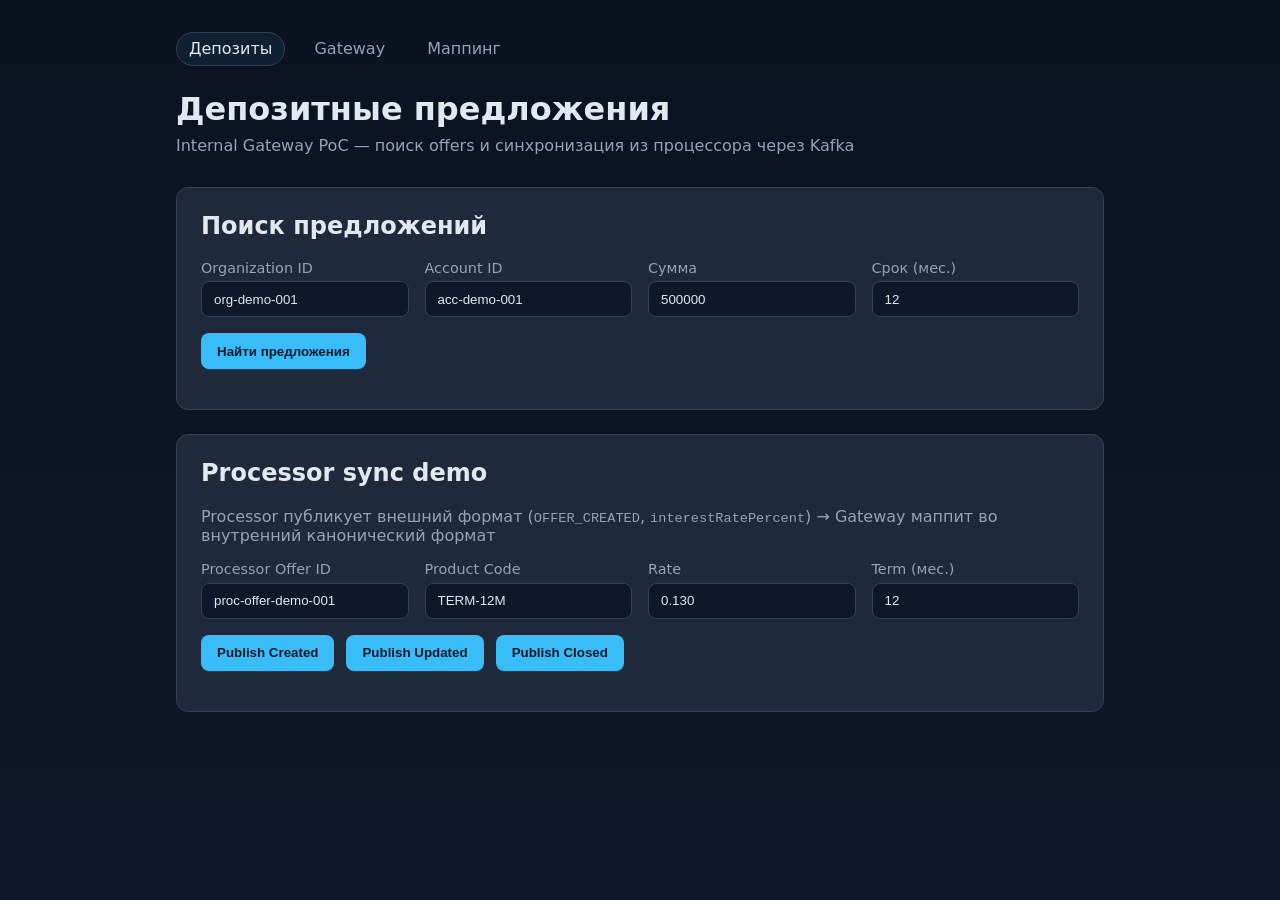
<file: frontend/index.html>
<!DOCTYPE html>
<html lang="ru">
<head>
    <meta charset="UTF-8">
    <meta name="viewport" content="width=device-width, initial-scale=1.0">
    <title>Депозитные предложения — PoC</title>
    <link rel="stylesheet" href="styles.css">
</head>
<body>
    <main class="container">
        <nav class="top-nav">
            <a href="index.html" class="active">Депозиты</a>
            <a href="gateway.html">Gateway</a>
            <a href="mapping.html">Маппинг</a>
        </nav>

        <header>
            <h1>Депозитные предложения</h1>
            <p class="subtitle">Internal Gateway PoC — поиск offers и синхронизация из процессора через Kafka</p>
        </header>

        <section class="card">
            <h2>Поиск предложений</h2>
            <form id="search-form">
                <div class="grid">
                    <label>
                        Organization ID
                        <input type="text" id="organizationId" value="org-demo-001" required>
                    </label>
                    <label>
                        Account ID
                        <input type="text" id="accountId" value="acc-demo-001" required>
                    </label>
                    <label>
                        Сумма
                        <input type="number" id="amount" value="500000" min="1" required>
                    </label>
                    <label>
                        Срок (мес.)
                        <input type="number" id="termMonths" value="12" min="1" required>
                    </label>
                </div>
                <button type="submit">Найти предложения</button>
            </form>
            <p id="search-status" class="status"></p>
            <div id="results"></div>
        </section>

        <section class="card">
            <h2>Processor sync demo</h2>
            <p class="hint">Processor публикует внешний формат (<code>OFFER_CREATED</code>, <code>interestRatePercent</code>) → Gateway маппит во внутренний канонический формат</p>
            <div class="grid">
                <label>
                    Processor Offer ID
                    <input type="text" id="processorOfferId" value="proc-offer-demo-001">
                </label>
                <label>
                    Product Code
                    <input type="text" id="productCode" value="TERM-12M">
                </label>
                <label>
                    Rate
                    <input type="number" id="rate" value="0.130" step="0.001">
                </label>
                <label>
                    Term (мес.)
                    <input type="number" id="procTermMonths" value="12" min="1">
                </label>
            </div>
            <div class="actions">
                <button type="button" id="btn-created" data-event-type="DepositOfferCreated">Publish Created</button>
                <button type="button" id="btn-updated" data-event-type="DepositOfferUpdated">Publish Updated</button>
                <button type="button" id="btn-closed" data-event-type="DepositOfferClosed">Publish Closed</button>
            </div>
            <p id="processor-status" class="status"></p>
        </section>
    </main>
    <script src="config.js"></script>
    <script src="app.js"></script>
</body>
</html>
</file>
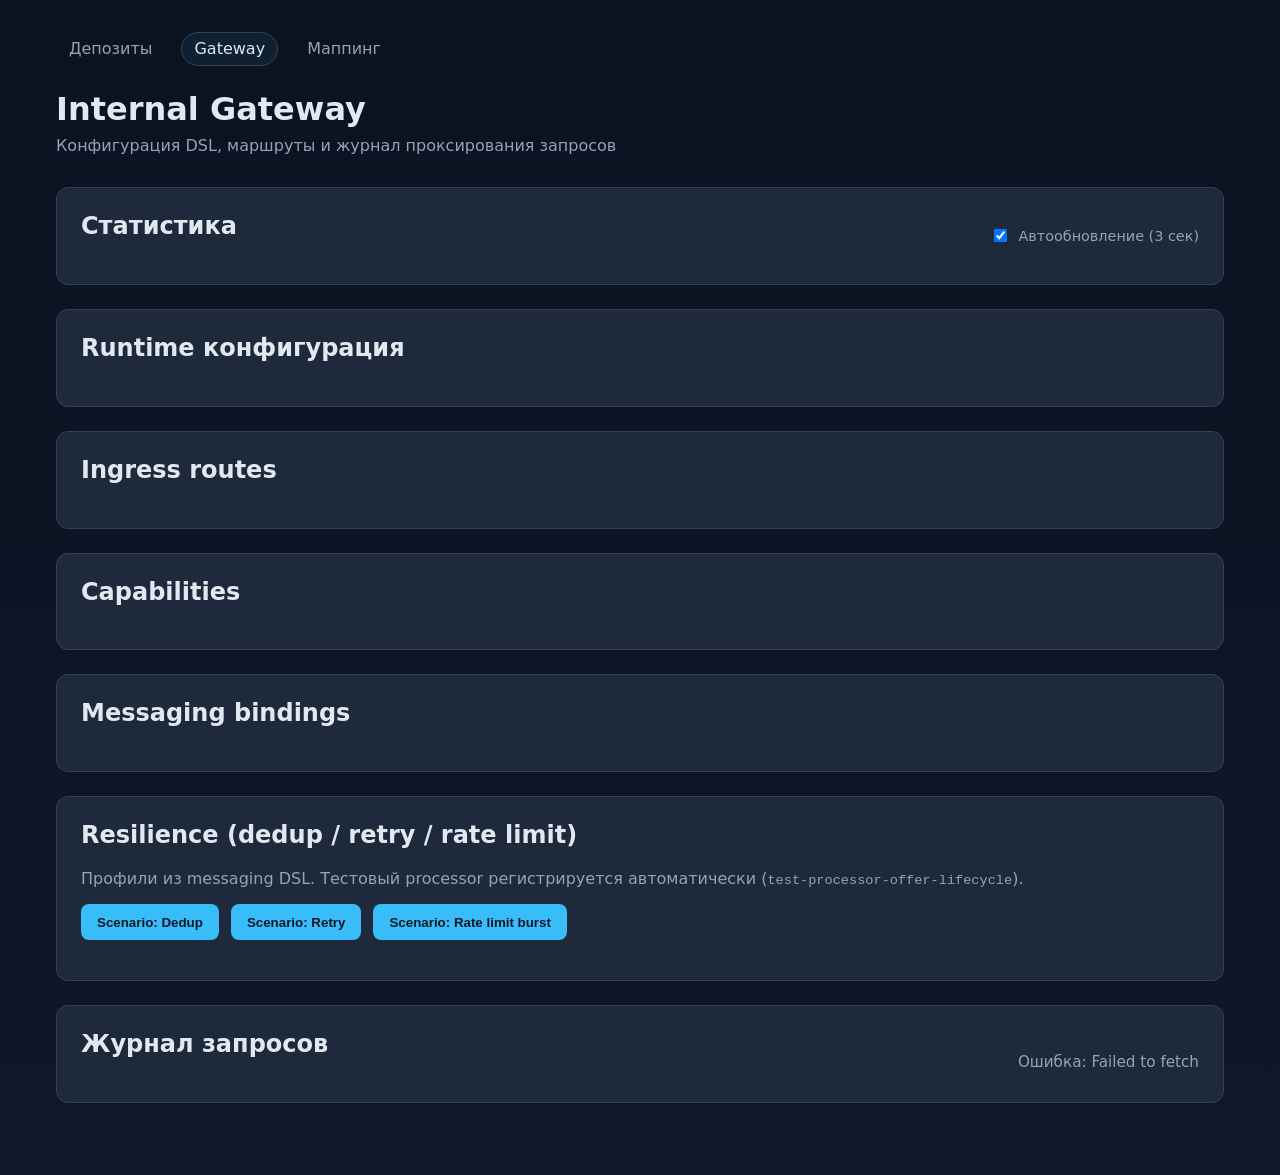
<file: frontend/gateway.html>
<!DOCTYPE html>
<html lang="ru">
<head>
    <meta charset="UTF-8">
    <meta name="viewport" content="width=device-width, initial-scale=1.0">
    <title>Gateway — конфигурация и статистика</title>
    <link rel="stylesheet" href="styles.css">
</head>
<body>
    <main class="container container-wide">
        <nav class="top-nav">
            <a href="index.html">Депозиты</a>
            <a href="gateway.html" class="active">Gateway</a>
            <a href="mapping.html">Маппинг</a>
        </nav>

        <header>
            <h1>Internal Gateway</h1>
            <p class="subtitle">Конфигурация DSL, маршруты и журнал проксирования запросов</p>
        </header>

        <section class="card">
            <div class="card-header-row">
                <h2>Статистика</h2>
                <label class="inline-toggle">
                    <input type="checkbox" id="auto-refresh" checked>
                    Автообновление (3 сек)
                </label>
            </div>
            <div id="stats-grid" class="stats-grid"></div>
        </section>

        <section class="card">
            <h2>Runtime конфигурация</h2>
            <div id="runtime-config" class="code-block"></div>
        </section>

        <section class="card">
            <h2>Ingress routes</h2>
            <div id="ingress-routes"></div>
        </section>

        <section class="card">
            <h2>Capabilities</h2>
            <div id="capabilities"></div>
        </section>

        <section class="card">
            <h2>Messaging bindings</h2>
            <div id="messaging-bindings"></div>
        </section>

        <section class="card">
            <h2>Resilience (dedup / retry / rate limit)</h2>
            <p class="hint">Профили из messaging DSL. Тестовый processor регистрируется автоматически (<code>test-processor-offer-lifecycle</code>).</p>
            <div id="resilience-stats" class="code-block"></div>
            <div id="test-processors"></div>
            <div class="actions">
                <button type="button" id="btn-scenario-dedup">Scenario: Dedup</button>
                <button type="button" id="btn-scenario-retry">Scenario: Retry</button>
                <button type="button" id="btn-scenario-rate">Scenario: Rate limit burst</button>
            </div>
            <p id="scenario-status" class="status"></p>
        </section>

        <section class="card">
            <div class="card-header-row">
                <h2>Журнал запросов</h2>
                <span id="refresh-status" class="status"></span>
            </div>
            <div id="request-log"></div>
        </section>
    </main>
    <script src="config.js"></script>
    <script src="gateway.js"></script>
</body>
</html>
</file>
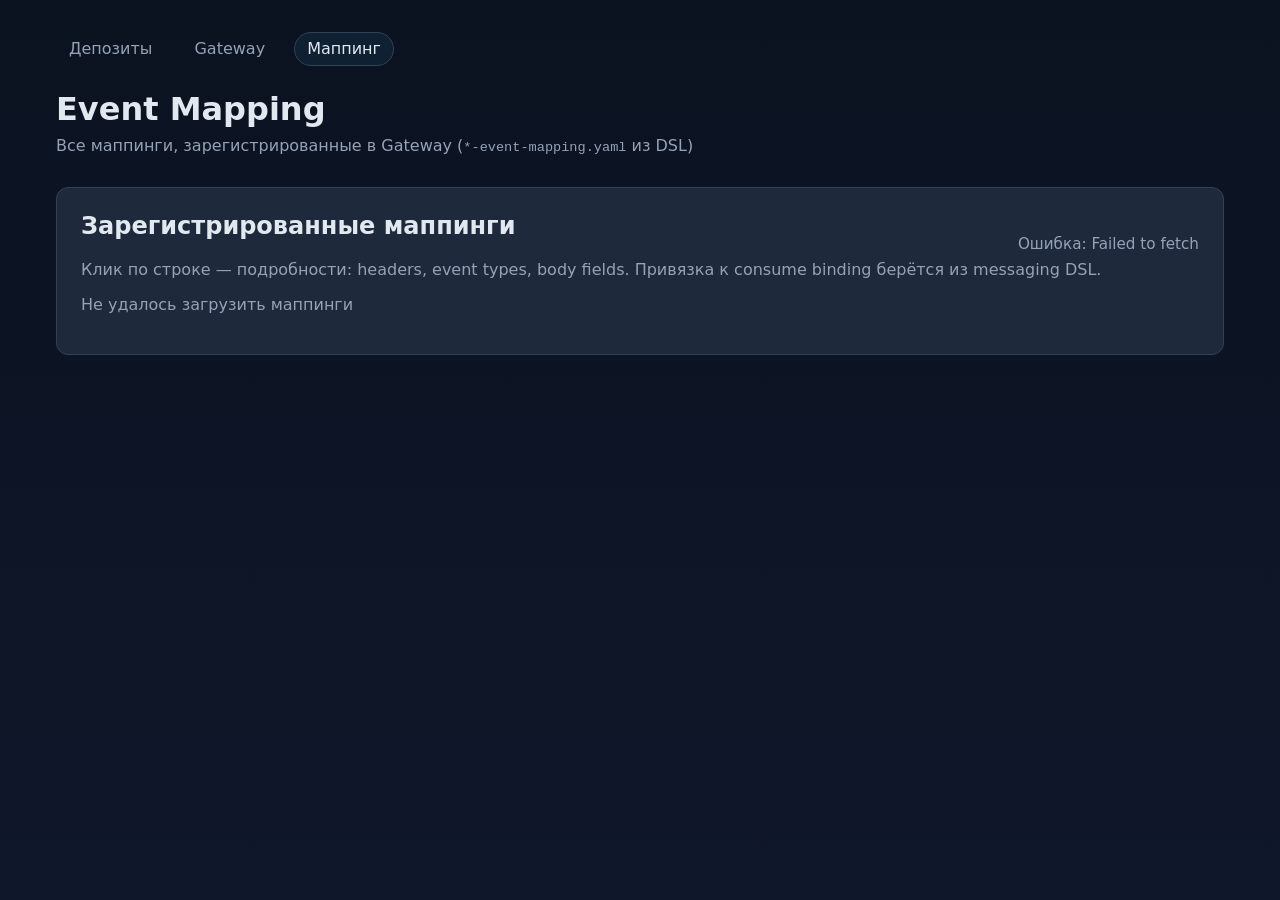
<file: frontend/mapping.html>
<!DOCTYPE html>
<html lang="ru">
<head>
    <meta charset="UTF-8">
    <meta name="viewport" content="width=device-width, initial-scale=1.0">
    <title>Event Mapping — Internal Gateway PoC</title>
    <link rel="stylesheet" href="styles.css">
</head>
<body>
    <main class="container container-wide">
        <nav class="top-nav">
            <a href="index.html">Депозиты</a>
            <a href="gateway.html">Gateway</a>
            <a href="mapping.html" class="active">Маппинг</a>
        </nav>

        <header>
            <h1>Event Mapping</h1>
            <p class="subtitle">Все маппинги, зарегистрированные в Gateway (<code>*-event-mapping.yaml</code> из DSL)</p>
        </header>

        <section class="card">
            <div class="card-header-row">
                <h2>Зарегистрированные маппинги</h2>
                <span id="mapping-status" class="status"></span>
            </div>
            <p class="hint">Клик по строке — подробности: headers, event types, body fields. Привязка к consume binding берётся из messaging DSL.</p>
            <div id="mapping-registry"></div>
        </section>
    </main>
    <script src="config.js"></script>
    <script src="mapping.js"></script>
</body>
</html>
</file>
<file: frontend/styles.css>
:root {
    color-scheme: light dark;
    --bg: #0f172a;
    --card: #1e293b;
    --text: #e2e8f0;
    --muted: #94a3b8;
    --accent: #38bdf8;
    --border: #334155;
}

* {
    box-sizing: border-box;
}

body {
    margin: 0;
    font-family: "Segoe UI", system-ui, sans-serif;
    background: linear-gradient(180deg, #0b1220, var(--bg));
    color: var(--text);
    min-height: 100vh;
}

.container {
    max-width: 960px;
    margin: 0 auto;
    padding: 2rem 1rem 3rem;
}

.container-wide {
    max-width: 1200px;
}

.top-nav {
    display: flex;
    gap: 1rem;
    margin-bottom: 1.5rem;
}

.top-nav a {
    color: var(--muted);
    text-decoration: none;
    padding: 0.4rem 0.75rem;
    border-radius: 999px;
    border: 1px solid transparent;
}

.top-nav a.active,
.top-nav a:hover {
    color: var(--text);
    border-color: var(--border);
    background: rgba(56, 189, 248, 0.08);
}

.card-header-row {
    display: flex;
    justify-content: space-between;
    align-items: center;
    gap: 1rem;
    flex-wrap: wrap;
}

.inline-toggle {
    flex-direction: row;
    align-items: center;
    gap: 0.5rem;
    color: var(--muted);
}

.stats-grid {
    display: grid;
    grid-template-columns: repeat(auto-fit, minmax(140px, 1fr));
    gap: 0.75rem;
}

.stat-card {
    background: #0f172a;
    border: 1px solid var(--border);
    border-radius: 10px;
    padding: 1rem;
}

.stat-value {
    font-size: 1.5rem;
    font-weight: 700;
}

.stat-label {
    color: var(--muted);
    font-size: 0.85rem;
    margin-top: 0.25rem;
}

.code-block pre {
    margin: 0;
    padding: 1rem;
    background: #0f172a;
    border: 1px solid var(--border);
    border-radius: 10px;
    overflow: auto;
    font-size: 0.85rem;
}

code, .small {
    font-family: Consolas, "Courier New", monospace;
    font-size: 0.85rem;
}

.small {
    color: var(--muted);
}

.pill {
    display: inline-block;
    padding: 0.15rem 0.5rem;
    border-radius: 999px;
    background: rgba(148, 163, 184, 0.15);
    font-size: 0.8rem;
}

.status-ok {
    background: rgba(34, 197, 94, 0.18);
    color: #86efac;
}

.status-error {
    background: rgba(239, 68, 68, 0.18);
    color: #fca5a5;
}

.status-neutral {
    background: rgba(148, 163, 184, 0.15);
    color: var(--muted);
}

.trace-group {
    margin-top: 1rem;
    border: 1px solid var(--border);
    border-radius: 10px;
    overflow: hidden;
}

.trace-group:first-child {
    margin-top: 0;
}

.trace-header {
    padding: 0.65rem 0.9rem;
    background: rgba(56, 189, 248, 0.08);
    border-bottom: 1px solid var(--border);
    font-size: 0.9rem;
}

.trace-standalone {
    color: var(--muted);
}

.trace-group table {
    margin-top: 0;
}

.trace-row.trace-capability td:first-child {
    box-shadow: inset 3px 0 0 rgba(56, 189, 248, 0.55);
}

.trace-row.trace-messaging td:first-child {
    box-shadow: inset 3px 0 0 rgba(250, 204, 21, 0.55);
}

.subheading {
    margin: 1.25rem 0 0.5rem;
    font-size: 1rem;
}

.mapping-flow {
    display: grid;
    grid-template-columns: 1fr auto 1fr;
    gap: 1rem;
    align-items: stretch;
}

.mapping-panel h3 {
    margin: 0 0 0.75rem;
    font-size: 1rem;
}

.mapping-panel {
    min-width: 0;
}

.mapping-arrow {
    display: flex;
    align-items: center;
    justify-content: center;
    color: var(--accent);
    font-weight: 600;
    text-align: center;
    padding: 0 0.5rem;
    min-width: 8rem;
}

.code-sample {
    margin: 0;
    padding: 1rem;
    background: #0f172a;
    border: 1px solid var(--border);
    border-radius: 10px;
    overflow: auto;
    font-size: 0.82rem;
    line-height: 1.45;
    font-family: Consolas, "Courier New", monospace;
}

@media (max-width: 900px) {
    .mapping-flow {
        grid-template-columns: 1fr;
    }

    .mapping-arrow {
        padding: 0.5rem 0;
    }
}

.mapping-registry-table .mapping-row {
    cursor: pointer;
}

.mapping-registry-table .mapping-row:hover {
    background: rgba(56, 189, 248, 0.08);
}

.mapping-registry-table .mapping-row.expanded {
    background: rgba(56, 189, 248, 0.12);
}

.mapping-detail-row td {
    padding: 0;
    border-top: none;
}

.mapping-detail {
    padding: 1rem 1.25rem 1.25rem;
    background: rgba(15, 23, 42, 0.55);
    border-top: 1px solid var(--border);
}

.mapping-detail-description {
    margin: 0 0 0.75rem;
    color: var(--muted);
}

.mapping-detail-meta {
    display: flex;
    flex-wrap: wrap;
    gap: 0.75rem 1.25rem;
    margin-bottom: 1rem;
    font-size: 0.9rem;
}

.mapping-detail-block {
    margin-top: 1rem;
}

.mapping-detail-block h4 {
    margin: 0 0 0.5rem;
    font-size: 0.95rem;
}

header h1 {
    margin: 0 0 0.5rem;
    font-size: 2rem;
}

.subtitle {
    color: var(--muted);
    margin: 0 0 2rem;
}

.card {
    background: var(--card);
    border: 1px solid var(--border);
    border-radius: 12px;
    padding: 1.5rem;
    margin-bottom: 1.5rem;
}

.card h2 {
    margin-top: 0;
}

.grid {
    display: grid;
    grid-template-columns: repeat(auto-fit, minmax(180px, 1fr));
    gap: 1rem;
    margin-bottom: 1rem;
}

label {
    display: flex;
    flex-direction: column;
    gap: 0.35rem;
    font-size: 0.9rem;
    color: var(--muted);
}

input {
    padding: 0.6rem 0.75rem;
    border-radius: 8px;
    border: 1px solid var(--border);
    background: #0f172a;
    color: var(--text);
}

button {
    padding: 0.65rem 1rem;
    border: none;
    border-radius: 8px;
    background: var(--accent);
    color: #0f172a;
    font-weight: 600;
    cursor: pointer;
}

button:hover {
    filter: brightness(1.05);
}

.actions {
    display: flex;
    flex-wrap: wrap;
    gap: 0.75rem;
}

.status {
    margin-top: 1rem;
    color: var(--muted);
    font-size: 0.95rem;
}

.hint {
    color: var(--muted);
    margin-top: 0;
}

table {
    width: 100%;
    border-collapse: collapse;
    margin-top: 1rem;
    font-size: 0.92rem;
}

th, td {
    border-bottom: 1px solid var(--border);
    padding: 0.6rem 0.4rem;
    text-align: left;
}

.empty {
    color: var(--muted);
}
</file>
